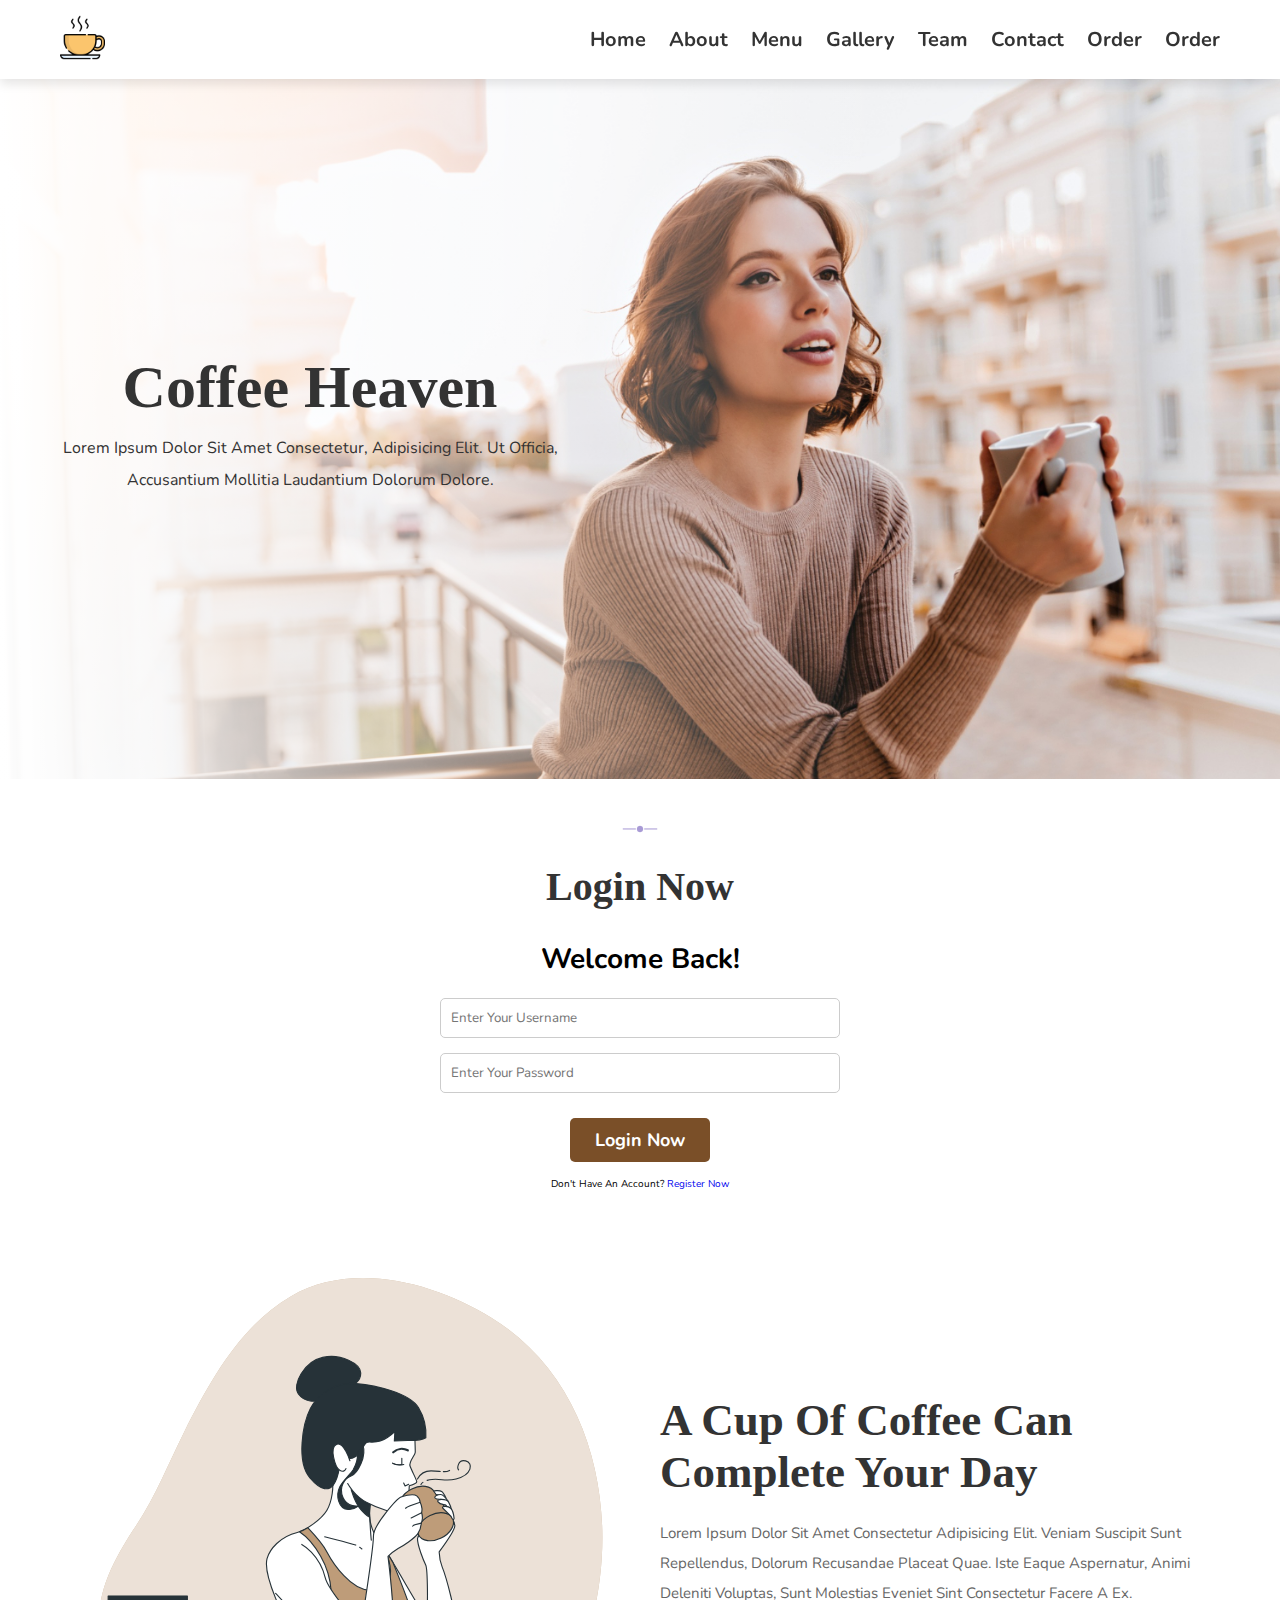
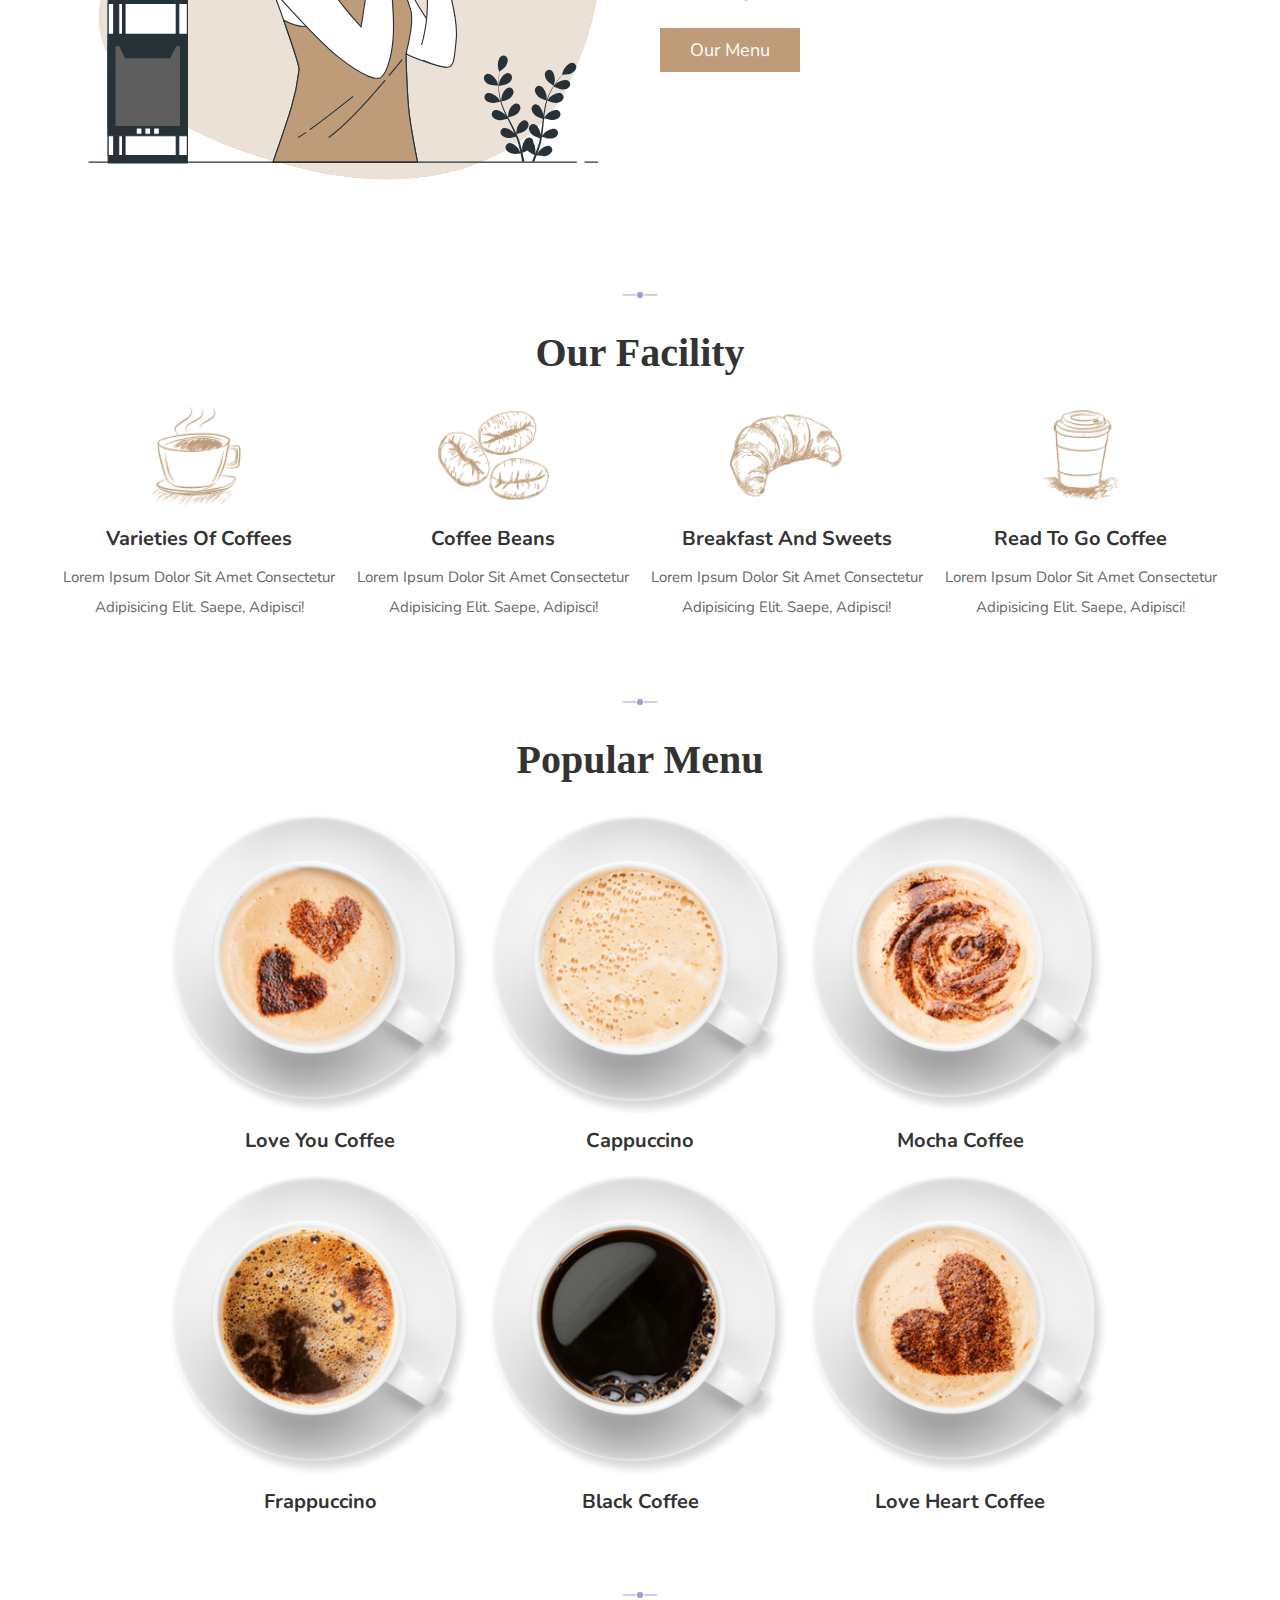
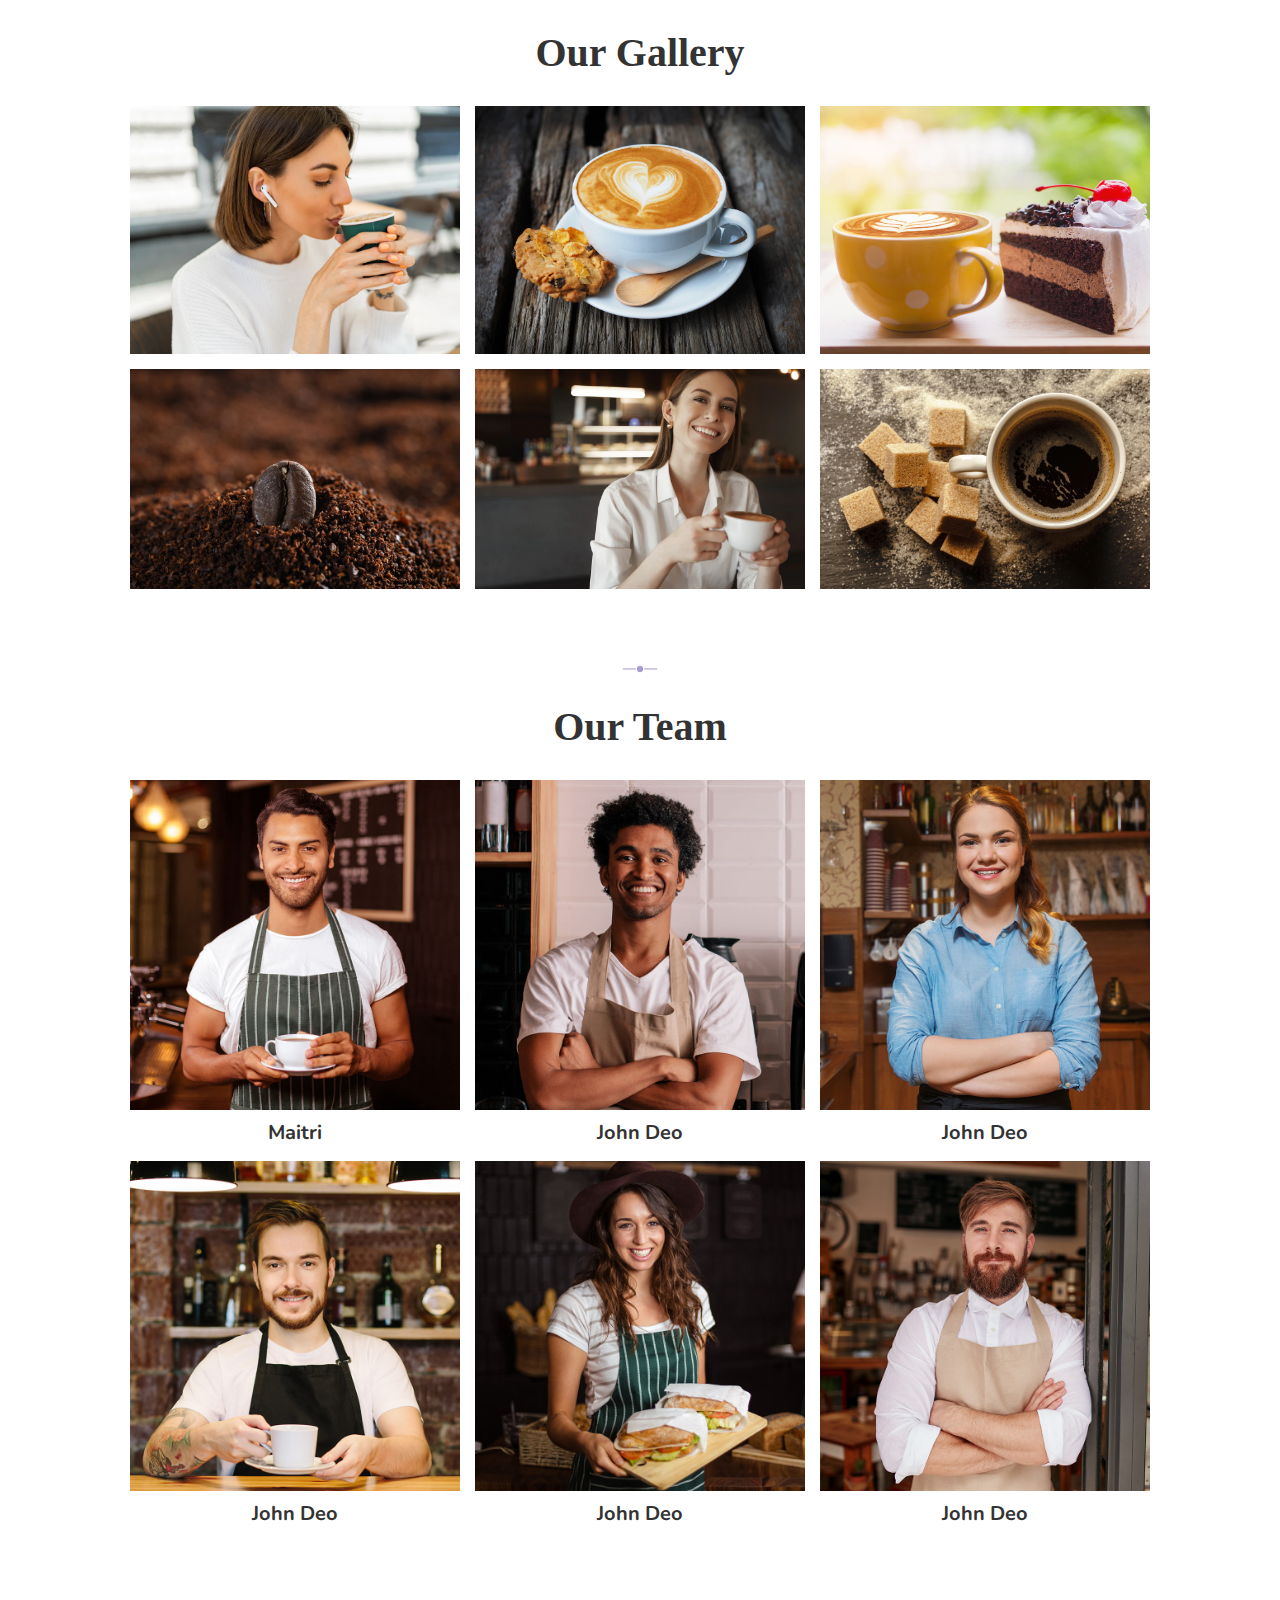
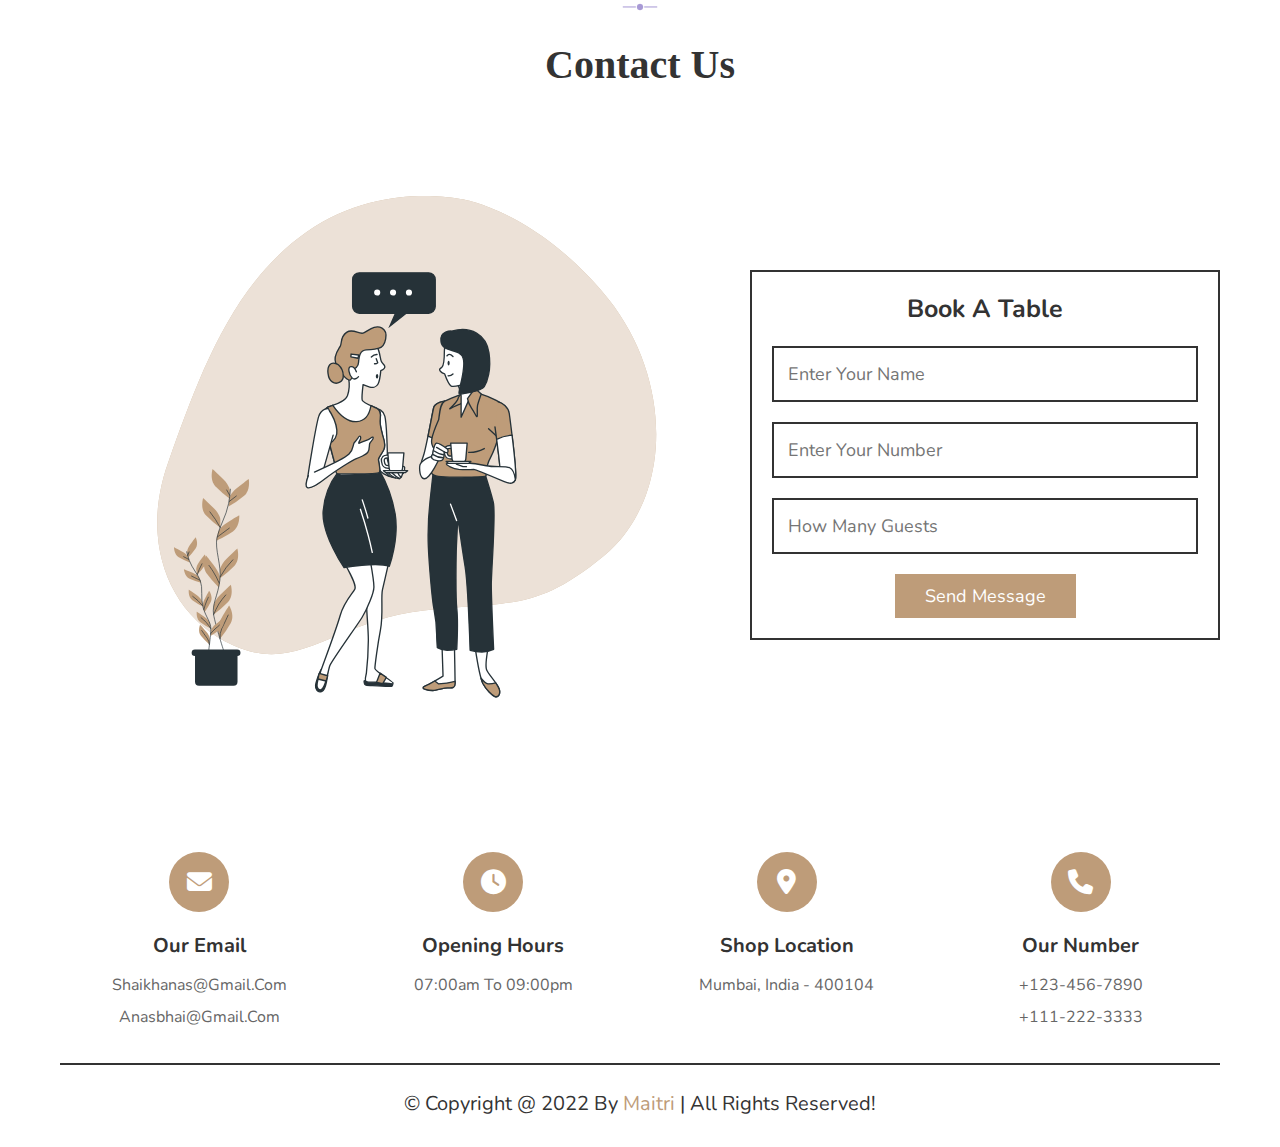
<file: index.html>
<!DOCTYPE html>
<html lang="en">
<head>
   <meta charset="UTF-8">
   <meta http-equiv="X-UA-Compatible" content="IE=edge">
   <meta name="viewport" content="width=device-width, initial-scale=1.0">
   <title>Complete Responsive Coffee Shop Website Design</title>

   <!-- font awesome cdn link  -->
   <link rel="stylesheet" href="https://cdnjs.cloudflare.com/ajax/libs/font-awesome/6.1.1/css/all.min.css">

   <!-- custom css file link  -->
   <link rel="stylesheet" href="css/style.css">

</head>
<body>
   
<!-- header section starts  -->

<header class="header">

   <section class="flex">

      <a href="#home" class="logo"><img src="images/logo.png" alt=""></a>

      <nav class="navbar">
         <a href="#home"><b>home</b></a>
         <a href="#about"><b>about</b></a>
         <a href="#menu"><b>menu</b></a>
         <a href="#gallery"><b>gallery</b></a>
         <a href="#team"><b>team</b></a>
         <a href="#contact"><b>contact</b></a>
         <a href="#order"><b>order</b></a> 
         <a href="order.html"><b>order</b></a>
      </nav>

      <div id="menu-btn" class="fas fa-bars"></div>

   </section>

</header>


<!-- header section ends -->

<!-- home section starts  -->

<div class="home-bg">

   <section class="home" id="home">

      <div class="content">
         <h3>coffee heaven</h3>
         <p>Lorem ipsum dolor sit amet consectetur, adipisicing elit. Ut officia, accusantium mollitia laudantium dolorum dolore.</p>
      </div>

   </section>

</div>

<!-- home section ends -->

<!-- login section starts -->

<section class="login" id="login">

   <div class="heading">
      <img src="images/heading-img.png" alt="">
      <h3>login now</h3>
   </div>

   <div class="row">

      <form action="index.php" method="post" style="margin: 0 auto; max-width: 400px; width: 100%; text-align: center;">
         <h3 style="font-size: 28px; margin-bottom: 20px;">welcome back!</h3>
         
         <input type="text" name="username" required class="box" placeholder="enter your username" style="margin-bottom: 15px; padding: 10px; width: 100%; border: 1px solid #ccc; border-radius: 5px;">
         
         <input type="password" name="password" required class="box" placeholder="enter your password" style="margin-bottom: 15px; padding: 10px; width: 100%; border: 1px solid #ccc; border-radius: 5px;">
         
         <input type="submit" name="login" value="login now" class="btn" style="padding: 10px 25px; font-weight: bold; background-color: #7a4f28; color: #fff; border: none; border-radius: 5px; cursor: pointer;">
         
         <p style="margin-top: 15px;">don't have an account? <a href="#register">register now</a></p>
      </form>

   </div>

</section>


<!-- login section ends -->


<!-- about section starts  -->

<section class="about" id="about">

   <div class="image">
      <img src="images/about-img.svg" alt="">
   </div>

   <div class="content">
      <h3>A cup of coffee can complete your day</h3>
      <p>Lorem ipsum dolor sit amet consectetur adipisicing elit. Veniam suscipit sunt repellendus, dolorum recusandae placeat quae. Iste eaque aspernatur, animi deleniti voluptas, sunt molestias eveniet sint consectetur facere a ex.</p>
      <a href="#menu" class="btn">our menu</a>
   </div>

</section>

<!-- about section ends -->

<!-- facility section starts  -->

<section class="facility">

   <div class="heading">
      <img src="images/heading-img.png" alt="">
      <h3>our facility</h3>
   </div>

   <div class="box-container">

      <div class="box">
         <img src="images/icon-1.png" alt="">
         <h3>varieties of coffees</h3>
         <p>Lorem ipsum dolor sit amet consectetur adipisicing elit. Saepe, adipisci!</p>
      </div>

      <div class="box">
         <img src="images/icon-2.png" alt="">
         <h3>coffee beans</h3>
         <p>Lorem ipsum dolor sit amet consectetur adipisicing elit. Saepe, adipisci!</p>
      </div>

      <div class="box">
         <img src="images/icon-3.png" alt="">
         <h3>breakfast and sweets</h3>
         <p>Lorem ipsum dolor sit amet consectetur adipisicing elit. Saepe, adipisci!</p>
      </div>

      <div class="box">
         <img src="images/icon-4.png" alt="">
         <h3>read to go coffee</h3>
         <p>Lorem ipsum dolor sit amet consectetur adipisicing elit. Saepe, adipisci!</p>
      </div>

   </div>

</section>

<!-- facility section ends -->

<!-- menu section starts  -->

<section class="menu" id="menu">

   <div class="heading">
      <img src="images/heading-img.png" alt="">
      <h3>popular menu</h3>
   </div>

   <div class="box-container">

      <div class="box">
         <img src="images/menu-1.png" alt="">
         <h3>love you coffee</h3>
      </div>

      <div class="box">
         <img src="images/menu-2.png" alt="">
         <h3>Cappuccino</h3>
      </div>

      <div class="box">
         <img src="images/menu-3.png" alt="">
         <h3>Mocha coffee</h3>
      </div>

      <div class="box">
         <img src="images/menu-4.png" alt="">
         <h3>Frappuccino</h3>
      </div>

      <div class="box">
         <img src="images/menu-5.png" alt="">
         <h3>black coffee</h3>
      </div>

      <div class="box">
         <img src="images/menu-6.png" alt="">
         <h3>love heart coffee</h3>
      </div>

   </div>

</section>

<!-- menu section ends -->

<!-- gallery section starts  -->

<section class="gallery" id="gallery">

   <div class="heading">
      <img src="images/heading-img.png" alt="">
      <h3>our gallery</h3>
   </div>

   <div class="box-container">
      <img src="images/gallery-1.webp" alt="">
      <img src="images/gallery-2.webp" alt="">
      <img src="images/gallery-3.webp" alt="">
      <img src="images/gallery-4.webp" alt="">
      <img src="images/gallery-5.webp" alt="">
      <img src="images/gallery-6.webp" alt="">
   </div>

</section>

<!-- gallery section ends -->

<!-- team section starts  -->

<section class="team" id="team">

   <div class="heading">
      <img src="images/heading-img.png" alt="">
      <h3>our team</h3>
   </div>

   <div class="box-container">

      <div class="box">
         <img src="images/our-team-1.jpg" alt="">
         <h3>Maitri</h3>
      </div>
      <div class="box">
         <img src="images/our-team-2.jpg" alt="">
         <h3>john deo</h3>
      </div>
      <div class="box">
         <img src="images/our-team-3.jpg" alt="">
         <h3>john deo</h3>
      </div>
      <div class="box">
         <img src="images/our-team-4.jpg" alt="">
         <h3>john deo</h3>
      </div>
      <div class="box">
         <img src="images/our-team-5.jpg" alt="">
         <h3>john deo</h3>
      </div>
      <div class="box">
         <img src="images/our-team-6.jpg" alt="">
         <h3>john deo</h3>
      </div>

   </div>

</section>

<!-- team section ends -->

<!-- contact section starts  -->

<section class="contact" id="contact">

   <div class="heading">
      <img src="images/heading-img.png" alt="">
      <h3>contact us</h3>
   </div>

   <div class="row">

      <div class="image">
         <img src="images/contact-img.svg" alt="">
      </div>

      <form action="" method="post">
         <h3>book a table</h3>
         <input type="text" name="name" required class="box" maxlength="20" placeholder="enter your name">
         <input type="number" name="number" required class="box" maxlength="20" placeholder="enter your number" min="0" max="9999999999" onkeypress="if(this.value.length == 10) return false">
         <input type="number" name="guests" required class="box" maxlength="20" placeholder="how many guests" min="0" max="99" onkeypress="if(this.value.length == 2) return false">
         <input type="submit" name="send" value="send message" class="btn">
      </form>

   </div>

</section>

<!-- contact section ends -->

<!-- footer section starts  -->

<section class="footer">

   <div class="box-container">

      <div class="box">
         <i class="fas fa-envelope"></i>
         <h3>our email</h3>
         <p>shaikhanas@gmail.com</p>
         <p>anasbhai@gmail.com</p>
      </div>

      <div class="box">
         <i class="fas fa-clock"></i>
         <h3>opening hours</h3>
         <p>07:00am to 09:00pm</p>
      </div>

      <div class="box">
         <i class="fas fa-map-marker-alt"></i>
         <h3>shop location</h3>
         <p>mumbai, india - 400104</p>
      </div>

      <div class="box">
         <i class="fas fa-phone"></i>
         <h3>our number</h3>
         <p>+123-456-7890</p>
         <p>+111-222-3333</p>
      </div>

   </div>

   <div class="credit"> &copy; copyright @ 2022 by <span>Maitri</span> | all rights reserved! </div>

</section>

<!-- footer section ends -->


<!-- custom js file link  -->
<script src="js/script.js"></script>

</body>
</html>
</file>
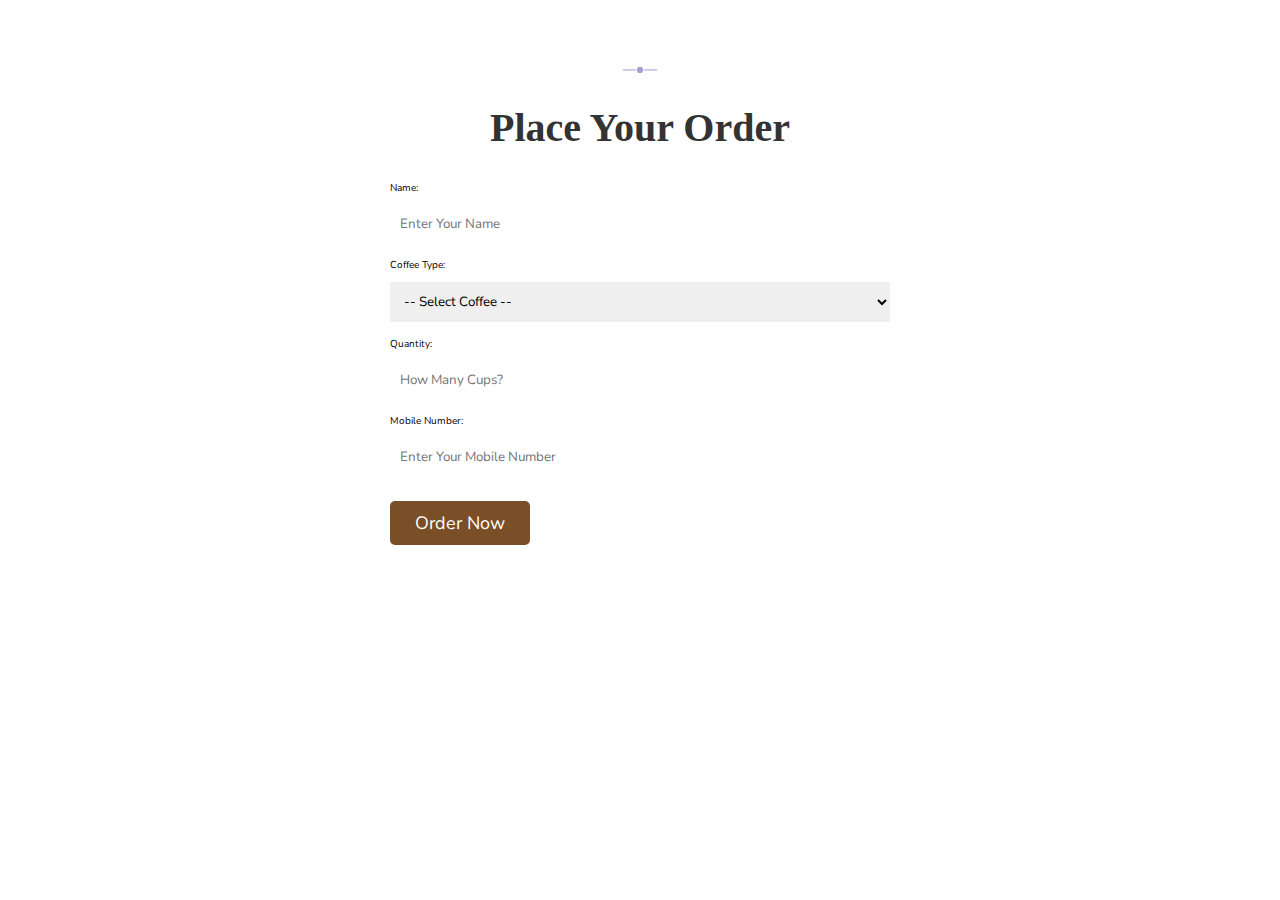
<file: coffee1.html>
<!DOCTYPE html>
<html lang="en">
<head>
   <meta charset="UTF-8">
   <meta name="viewport" content="width=device-width, initial-scale=1.0">
   <title>Order Coffee</title>
   <link rel="stylesheet" href="https://cdnjs.cloudflare.com/ajax/libs/font-awesome/6.1.1/css/all.min.css">
   <link rel="stylesheet" href="css/style.css">
</head>
<body>

<!-- order section starts -->

<section class="order" style="text-align: center; padding: 50px 20px;">
   <div class="heading">
      <img src="images/heading-img.png" alt="">
      <h3>place your order</h3>
   </div>

   <form action="#" method="post" style="max-width: 500px; margin: auto; text-align: left;">
      <label style="display: block; margin-bottom: 10px;">Name:</label>
      <input type="text" name="name" class="box" placeholder="enter your name" required style="width: 100%; padding: 10px; margin-bottom: 15px;">

      <label style="display: block; margin-bottom: 10px;">Coffee Type:</label>
      <select name="coffee" class="box" required style="width: 100%; padding: 10px; margin-bottom: 15px;">
         <option value="">-- Select Coffee --</option>
         <option value="Love You Coffee">Love You Coffee</option>
         <option value="Cappuccino">Cappuccino</option>
         <option value="Mocha">Mocha</option>
         <option value="Frappuccino">Frappuccino</option>
         <option value="Black Coffee">Black Coffee</option>
      </select>

      <label style="display: block; margin-bottom: 10px;">Quantity:</label>
      <input type="number" name="quantity" min="1" class="box" required style="width: 100%; padding: 10px; margin-bottom: 15px;" placeholder="how many cups?">

      <label style="display: block; margin-bottom: 10px;">Mobile Number:</label>
      <input type="tel" name="number" class="box" maxlength="10" placeholder="enter your mobile number" required style="width: 100%; padding: 10px; margin-bottom: 15px;">

      <input type="submit" value="Order Now" class="btn" style="padding: 10px 25px; background-color: #7a4f28; color: #fff; border: none; border-radius: 5px; cursor: pointer;">
   </form>

</section>

<!-- order section ends -->

</body>
</html>
</file>
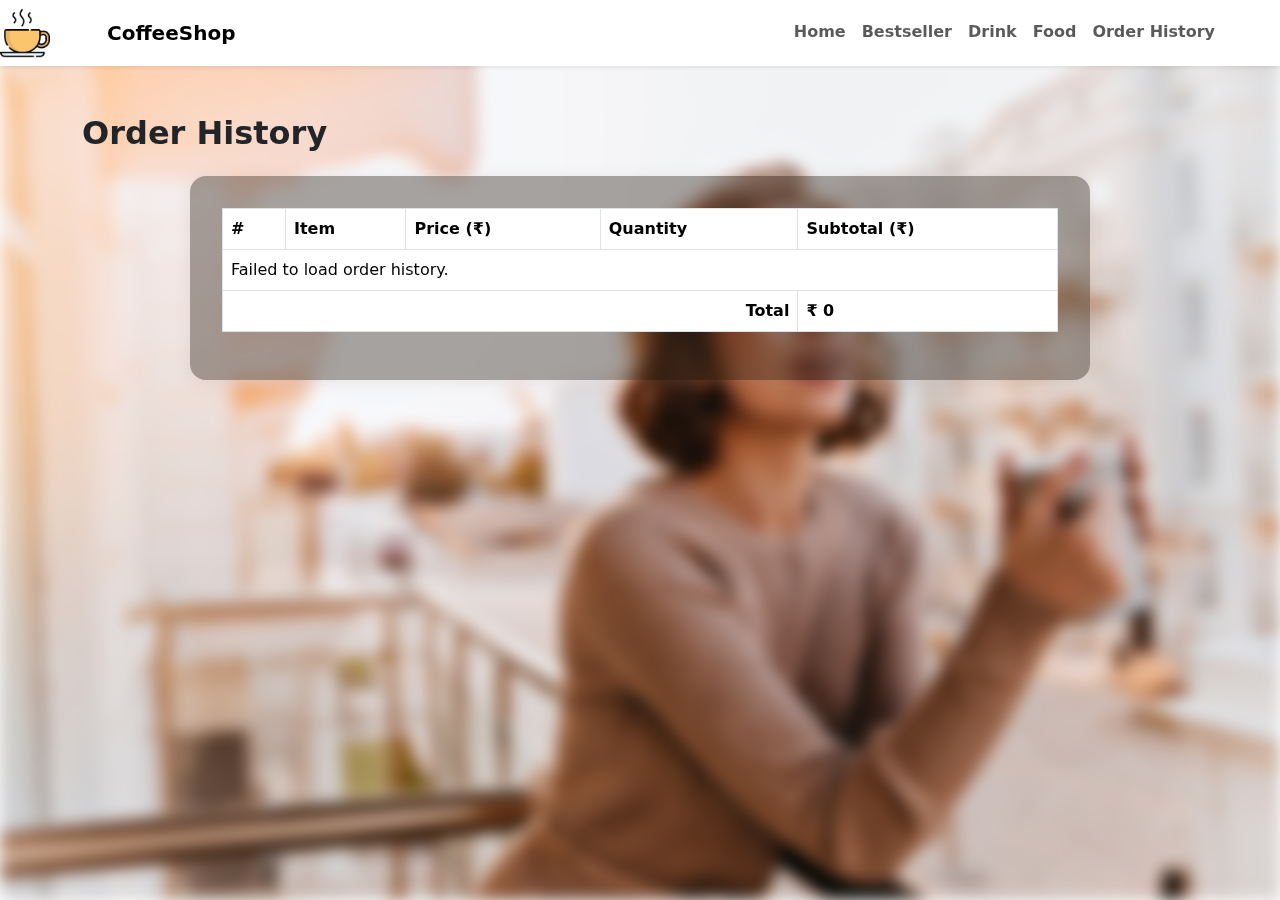
<file: order_history.html>
<!DOCTYPE html>
<html lang="en">
<head>
  <meta charset="UTF-8" />
  <title>Order History</title>
  <link href="https://cdn.jsdelivr.net/npm/bootstrap@5.3.3/dist/css/bootstrap.min.css" rel="stylesheet">
  <style>
    body {
      position: relative;
      min-height: 100vh;
      z-index: 0;
      overflow-x: hidden;
    }

    body::before {
      content: "";
      position: fixed;
      top: 0; left: 0; right: 0; bottom: 0;
      z-index: -1;
      background: url('images/home-bg.jpg') center/cover no-repeat;
      filter: blur(8px); /* Adjust blur as needed */
      width: 100vw;
      height: 100vh;
    }
    .transparent-container {
      background: rgba(44, 34, 25, 0.4); /* coffee brown with 40% opacity */
      border-radius: 1rem;
      box-shadow: 0 2px 16px rgba(169, 139, 139, 0.18);
      padding: 2rem;
      margin: 0 auto;
      max-width: 900px;
      backdrop-filter: blur(6px); /* optional glass effect */
    }
    /* Optionally, make the table itself a bit more transparent, if you want */
    .transparent-container table {
      background: transparent !important;
    }

    /* Underline on hover */
.navbar-nav .nav-link:hover,
.navbar-nav .nav-link:focus {
  color: #00754a; /* Optional: Change text color on hover */
}

.navbar-nav .nav-link::after {
  content: "";
  display: block;
  width: 0;
  height: 2px;
  background: #00754a; /* or your preferred color */
  transition: width 0.3s;
  margin: 0 auto;
  border-radius: 1px;
}

.navbar-nav .nav-link:hover::after,
.navbar-nav .nav-link:focus::after {
  width: 100%;
}
  </style>
</head>
<body>
 <!-- Navbar -->
  <nav class="navbar navbar-expand-lg bg-white shadow-sm sticky-top">
    <a href="#home" class="logo"><img src="images/logo.png" alt="" width="50px" height="50px"></a>
    <div class="container">
      <a class="navbar-brand fw-bold" href="#">CoffeeShop</a>
      <button class="navbar-toggler" type="button" data-bs-toggle="collapse" data-bs-target="#navbarNav">
        <span class="navbar-toggler-icon"></span>
      </button>
      <div class="collapse navbar-collapse" id="navbarNav">
        <ul class="navbar-nav ms-auto">
          <li class="nav-item"><a class="nav-link " href="index.php"><b>Home</b></a></li>
          <li class="nav-item"><a class="nav-link " href="order.html#product-section"><b>Bestseller</b></a></li>
          <li class="nav-item"><a class="nav-link" href="drink.html#drink-section"><b>Drink</b></a></li>
          <li class="nav-item"><a class="nav-link" href="food.html"><b>Food</b></a></li>
          <li class="nav-item"><a class="nav-link" href="order_history.html"><b>Order History</b></a></li>

        </ul>
      </div>
    </div>
  </nav>

  <!-- home section starts -->
  <div class="home-bg">
    <section class="home" id="home">
      
    </section>
  </div>
  <!-- home section ends -->
   
  <div class="container py-5">
    <h2 class="fw-bold mb-4">Order History</h2>
    <div class="transparent-container">
      <table class="table table-bordered" id="ordersTable">
        <thead>
          <tr>
            <th>#</th>
            <th>Item</th>
            <th>Price (₹)</th>
            <th>Quantity</th>
            <th>Subtotal (₹)</th>
          </tr>
        </thead>
        <tbody>
          <!-- Orders will be loaded here -->
        </tbody>
        <tfoot>
          <tr>
            <th colspan="4" class="text-end">Total</th>
            <th id="orderTotal">₹ 0</th>
          </tr>
        </tfoot>
      </table>
    </div>
  </div>

  <script>
    fetch('get_orders.php')
      .then(response => response.json())
      .then(data => {
        let tbody = '';
        let total = 0;
        data.forEach((order, idx) => {
          const subtotal = parseFloat(order.price) * parseInt(order.quantity);
          total += subtotal;
          tbody += `<tr>
            <td>${idx + 1}</td>
            <td>${order.item}</td>
            <td>${order.price}</td>
            <td>${order.quantity}</td>
            <td>${subtotal.toFixed(2)}</td>
          </tr>`;
        });
        document.querySelector('#ordersTable tbody').innerHTML = tbody;
        document.getElementById('orderTotal').textContent = '₹ ' + total.toFixed(2);
      })
      .catch(err => {
        document.querySelector('#ordersTable tbody').innerHTML = `<tr><td colspan="5">Failed to load order history.</td></tr>`;
      });
  </script>
</body>
</html>
</file>
<file: css/style.css>
@import url('https://fonts.googleapis.com/css2?family=Merienda+One&family=Nunito:wght@200;300;400;500;600&display=swap');

:root{
   --main-color:#be9c79;
   --black:#333;
   --white:#fff;
   --light-color:#666;
   --border:.2rem solid var(--black);
   --box-shadow:0 .5rem 1rem rgba(0,0,0,.1);
}

*{
   font-family: 'Nunito', sans-serif;
   margin:0; padding:0;
   box-sizing: border-box;
   outline: none; border:none;
   text-decoration: none;
   text-transform: capitalize;
}

*::selection{
   background-color: var(--main-color);
   color:var(--white);
}

::-webkit-scrollbar{
   height: .5rem;
   width: 1rem;
}

::-webkit-scrollbar-track{
   background-color: transparent;
}

::-webkit-scrollbar-thumb{
   background-color: var(--main-color);
}

html{
   font-size: 62.5%;
   overflow-x: hidden;
   scroll-behavior: smooth;
   scroll-padding-top: 6.5rem;
}

section{
   padding:3rem 2rem;
   max-width: 1200px;
   margin:0 auto;
}
.heading{
   text-align: center;
   margin-bottom: 3rem;
}

.heading img{
   height: 4rem;
   margin-bottom: 1rem;
}

.heading h3{
   font-size:4rem;
   color:var(--black);
   font-family: 'Merienda One', cursive;
}

.btn{
   display: inline-block;
   margin-top: 1rem;
   background-color: var(--main-color);
   cursor: pointer;
   color:var(--white);
   font-size: 1.8rem;
   padding:1rem 3rem;
}

.btn:hover{
   background-color: var(--black);
}

.header{
   position: sticky;
   top:0; left: 0; right:0;
   background-color: var(--white);
   box-shadow: var(--box-shadow);
   z-index: 1000;
}

.header .flex{
   display: flex;
   align-items: center;
   justify-content: space-between;
   position: relative;
   padding:1.5rem 2rem;
}

.header .flex .logo img{
   height: 4.5rem;
}

.header .flex .navbar a{
   margin-left: 2rem;
   font-size: 2rem;
   color:var(--black);
}

.header .flex .navbar a:hover{
   text-decoration: underline;
   color:var(--main-color);
}

#menu-btn{
   display: none;
   font-size: 2.5rem;
   color:var(--black);
   cursor: pointer;
}

.home-bg{
   background:linear-gradient(90deg, var(--white), transparent 70%), url(../images/home-bg.jpg) no-repeat;
   background-size: cover;
   background-position: center;
}

.home-bg .home{
   min-height: 70rem;
   display: flex;
   align-items: center;
}

.home-bg .home .content{
   width: 50rem;
   text-align: center;
}

.home-bg .home .content h3{
   font-size: 6rem;
   color:var(--black);
   font-family: 'Merienda One', cursive;
}

.home-bg .home .content p{
   padding:1rem 0;
   font-size: 1.6rem;
   color:var(--black);
   line-height: 2;
}

.about{
   display: flex;
   align-items: center;
   flex-wrap: wrap;
   gap:4rem;
}

.about .image{
   flex:1 1 40rem;
}

.about .image img{
   width: 100%;
}

.about .content{
   flex:1 1 40rem;
}

.about .content h3{
   font-size: 4.5rem;
   color:var(--black);
   font-family: 'Merienda One', cursive;
   padding-bottom: 1rem;
}

.about .content p{
   padding:1rem 0;
   line-height: 2;
   color:var(--light-color);
   font-size: 1.5rem;
}

.facility .box-container{
   display: grid;
   grid-template-columns: repeat(auto-fit, minmax(27rem, 1fr));
   gap:1.5rem;
   align-items: flex-start;
}

.facility .box-container .box{
   text-align: center;
}


.facility .box-container .box img{
   height: 10rem;
   margin-bottom: .5rem;
}

.facility .box-container .box h3{
   font-size: 2rem;
   color:var(--black);
   margin:1rem 0;
}

.facility .box-container .box p{
   line-height: 2;
   font-size: 1.5rem;
   color:var(--light-color);
}

.menu .box-container{
   display: grid;
   grid-template-columns: repeat(auto-fit, 30rem);
   gap:2rem;
   align-items: flex-start;
   justify-content: center;
}

.menu .box-container .box{
   text-align: center;
}

.menu .box-container .box img{
   width: 100%;
   margin-bottom: 1rem;
}

.menu .box-container .box h3{
   font-size: 2rem;
   color:var(--black);
}

.gallery .box-container{
   display: grid;
   grid-template-columns: repeat(auto-fit, 33rem);
   gap:1.5rem;
   justify-content: center;
}

.gallery .box-container img{
   height: 100%;
   width: 100%;
   object-fit: cover;
}

.team .box-container{
   display: grid;
   grid-template-columns: repeat(auto-fit, 33rem);
   gap:1.5rem;
   justify-content: center;
}

.team .box-container .box{
   text-align: center;
}

.team .box-container .box img{
   width: 100%;
   object-fit: cover;
   margin-bottom: .5rem;
}

.team .box-container .box h3{
   font-size: 2rem;
   color:var(--black);
}

.contact .row{
   display: flex;
   align-items: center;
   flex-wrap: wrap;
   gap:2rem;
}

.contact .row .image{
   flex:1 1 50rem;
}

.contact .row .image img{
   width: 100%;
}

.contact .row form{
   flex:1 1 30rem;
   border:var(--border);
   padding:2rem;
   text-align: center;
}

.contact .row form h3{
   font-size: 2.5rem;
   margin-bottom: 1rem;
   color:var(--black);
}

.contact .row form .box{
   width: 100%;
   padding:1.4rem;
   font-size: 1.8rem;
   color:var(--black);
   border:var(--border);
   margin:1rem 0;
}

.footer .box-container{
   display: grid;
   grid-template-columns: repeat(auto-fit, minmax(27rem, 1fr));
   gap:1.5rem;
   align-items: flex-start;
}

.footer .box-container .box{
   text-align: center;
}

.footer .box-container .box i{
   font-size: 2.5rem;
   line-height: 6rem;
   height: 6rem;
   width: 6rem;
   border-radius: 50%;
   background-color: var(--main-color);
   color:var(--white);
   margin-bottom: 1rem;
}

.footer .box-container .box h3{
   margin:1rem 0;
   font-size: 2rem;
   color:var(--black);
}

.footer .box-container .box p{
   line-height: 2;
   font-size: 1.6rem;
   color:var(--light-color);
}

.footer .credit{
   text-align: center;
   margin-top: 3rem;
   padding-top: 2.5rem;
   border-top: var(--border);
   font-size: 2rem;
   color:var(--black);
   /* padding-bottom: 7rem; */
}

.footer .credit span{
   color:var(--main-color);
}

/* media queries  */

@media (max-width:991px){

   html{
      font-size: 55%;
   }

}

@media (max-width:768px){

   #menu-btn{
      display: inline-block;
      transition: .2s linear;
   }

   #menu-btn.fa-times{
      transform: rotate(180deg);
   }

   .header .flex .navbar{
      position: absolute;
      top:99%; left:0; right:0;
      background-color: var(--white);
      border-top: var(--border);
      border-bottom: var(--border);
      clip-path: polygon(0 0, 100% 0, 100% 0, 0 0);
      transition: .2s linear;
   }

   .header .flex .navbar.active{
      clip-path: polygon(0 0, 100% 0, 100% 100%, 0% 100%);
   }

   .header .flex .navbar a{
      display: block;
      margin:2rem;
   }

   .home-bg{
      background-position: left;
   }

   .home-bg .home{
      justify-content: center;
   }

   .home-bg .home .content h3{
      font-size: 4rem;
   }

   .about .content h3{
      font-size: 3rem;
   }

}

@media (max-width:450px){

   html{
      font-size: 50%;
   }

   .heading img{
      height: 3rem;
   }

   .heading h3{
      font-size: 3rem;
   }

}
</file>
